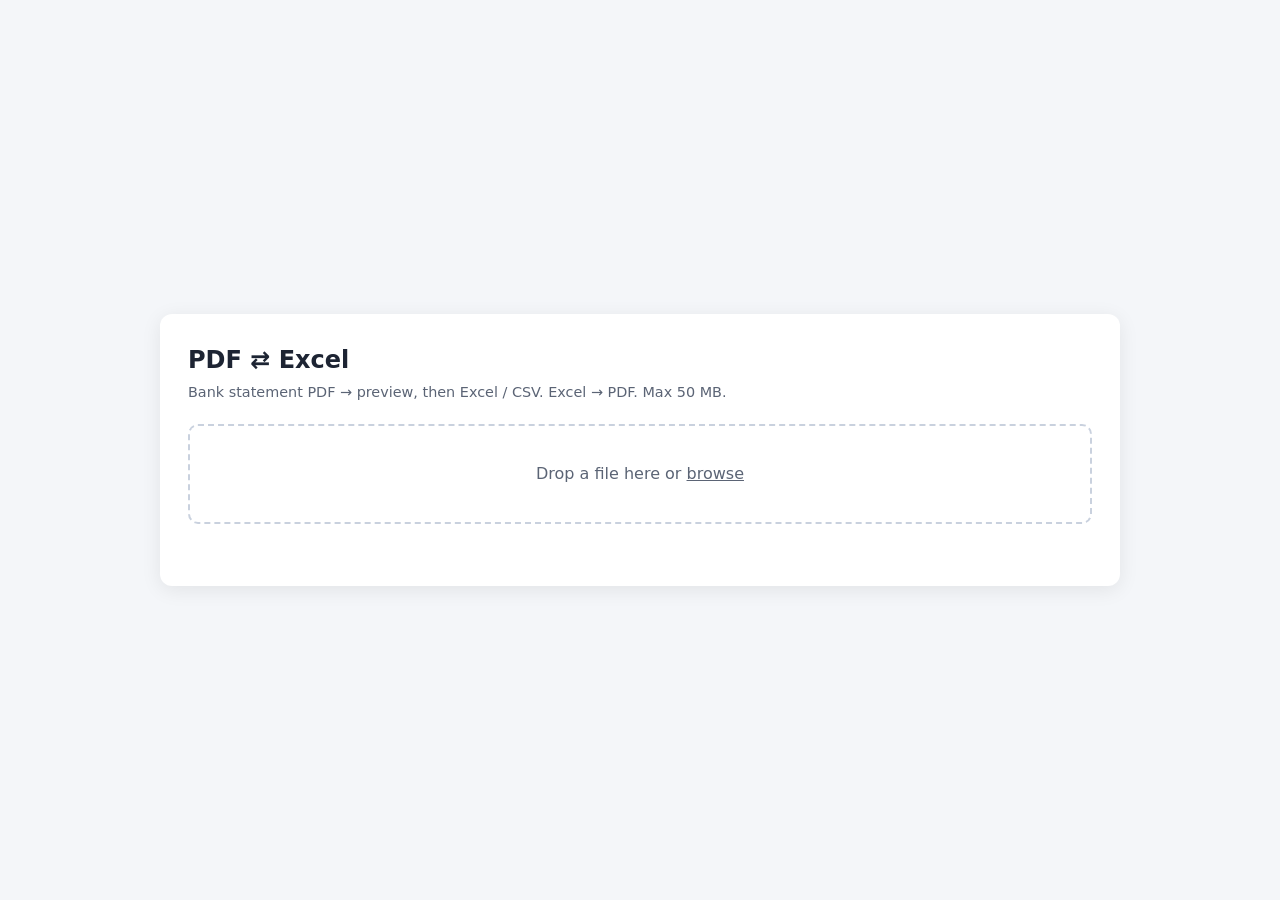
<file: index.html>
<!doctype html>
<html lang="en">
<head>
  <meta charset="utf-8">
  <meta name="viewport" content="width=device-width, initial-scale=1">
  <title>PDF ⇄ Excel</title>
  <link rel="stylesheet" href="style.css">
</head>
<body>
  <main>
    <h1>PDF ⇄ Excel</h1>
    <p class="hint">Bank statement PDF → preview, then Excel / CSV. Excel → PDF. Max 50 MB.</p>

    <label id="drop" for="file">
      <input id="file" type="file" accept=".pdf,.xlsx,.xlsm">
      <span id="drop-text">Drop a file here or <u>browse</u></span>
    </label>

    <div id="actions"></div>
    <p id="status" role="status" aria-live="polite"></p>

    <section id="preview" hidden>
      <dl id="summary"></dl>
      <p id="check"></p>
      <div class="scroll"><table id="rows"></table></div>
    </section>
  </main>
  <script src="app.js"></script>
</body>
</html>
</file>
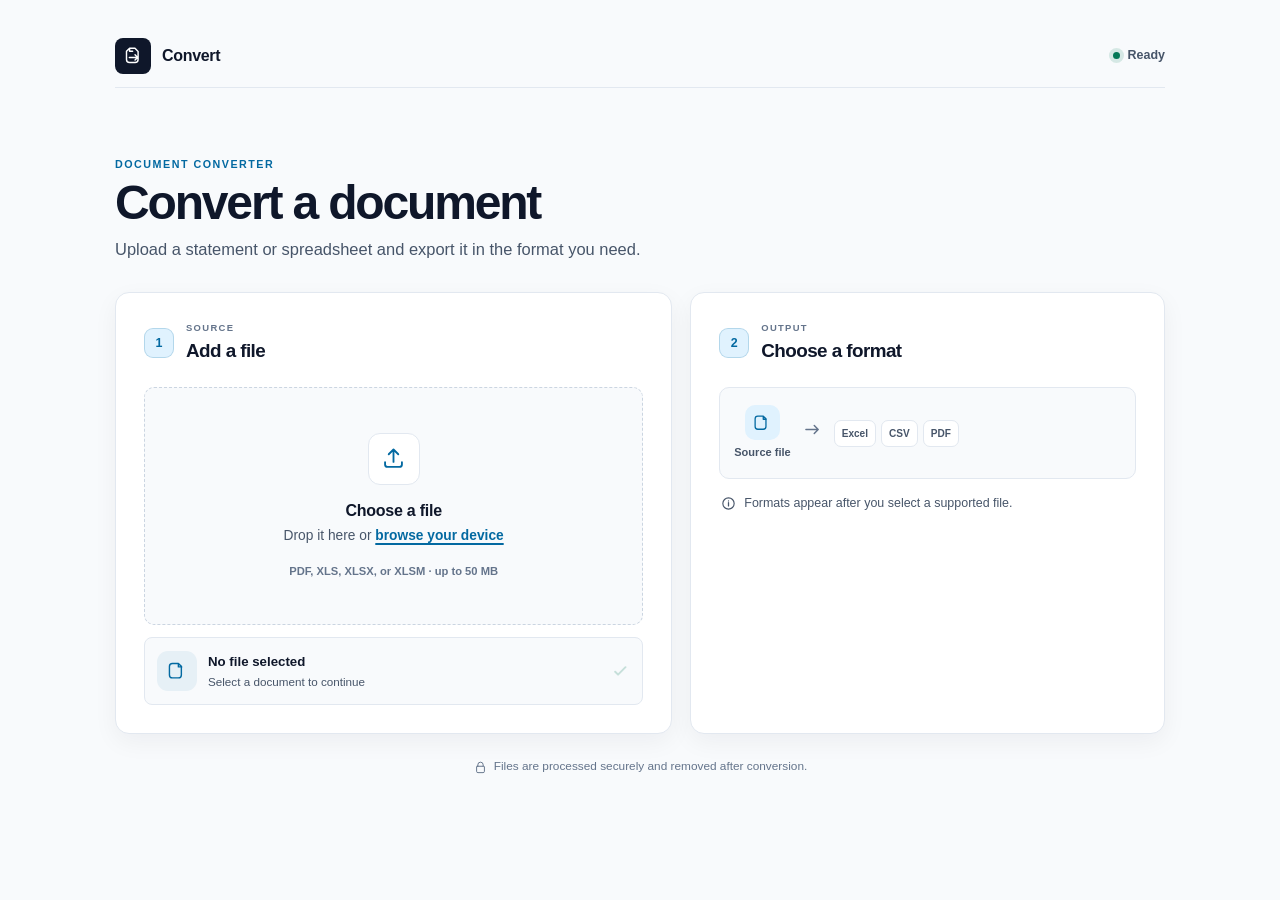
<file: web/index.html>
<!doctype html>
<html lang="en">
<head>
  <meta charset="utf-8">
  <meta name="viewport" content="width=device-width, initial-scale=1">
  <meta name="theme-color" content="#edf2f8">
  <title>Convert — Document converter</title>
  <link rel="stylesheet" href="style.css?v=redesign-1">
</head>
<body>
  <main class="app" aria-labelledby="page-title">
    <header class="app-bar">
      <div class="brand">
        <span class="brand-icon" aria-hidden="true"><svg viewBox="0 0 24 24"><path d="M7.5 3.75h6.2l3.55 3.55v9.2a3.5 3.5 0 0 1-3.5 3.5H7.5A3.5 3.5 0 0 1 4 16.5V7.25l3.5-3.5Zm0 0v3.5H11m-3.75 7h9.5m-3-3 3 3-3 3" fill="none" stroke="currentColor" stroke-linecap="round" stroke-linejoin="round" stroke-width="1.65"/></svg></span>
        <span>Convert</span>
      </div>
      <div class="session-state"><span aria-hidden="true"></span>Ready</div>
    </header>

    <section class="page-heading">
      <p class="section-label">DOCUMENT CONVERTER</p>
      <h1 id="page-title">Convert a document</h1>
      <p>Upload a statement or spreadsheet and export it in the format you need.</p>
    </section>

    <section class="workflow" aria-label="Conversion workflow">
      <section class="workflow-card source-card" aria-labelledby="source-title">
        <header class="card-heading">
          <span class="step">1</span>
          <div><p class="section-label">SOURCE</p><h2 id="source-title">Add a file</h2></div>
        </header>

        <label id="drop" for="file">
          <input id="file" type="file" accept=".pdf,.xls,.xlsx,.xlsm">
          <span class="upload-icon" aria-hidden="true"><svg viewBox="0 0 24 24"><path d="M12 15V4m0 0L7.75 8.25M12 4l4.25 4.25M4.5 15.25v2.1a2.15 2.15 0 0 0 2.15 2.15h10.7a2.15 2.15 0 0 0 2.15-2.15v-2.1" fill="none" stroke="currentColor" stroke-linecap="round" stroke-linejoin="round" stroke-width="1.65"/></svg></span>
          <span id="drop-text" class="drop-title">Choose a file</span>
          <span class="drop-description">Drop it here or <u>browse your device</u></span>
          <span class="drop-supported">PDF, XLS, XLSX, or XLSM &middot; up to 50 MB</span>
        </label>

        <div id="file-state" class="file-state" aria-live="polite">
          <span class="file-icon" aria-hidden="true"><svg viewBox="0 0 24 24"><path d="M7 3.75h6.55l3.2 3.2v9.3a3.25 3.25 0 0 1-3.25 3.25H7a3.25 3.25 0 0 1-3.25-3.25V7A3.25 3.25 0 0 1 7 3.75Zm6.5.1V7.5h3.65" fill="none" stroke="currentColor" stroke-linecap="round" stroke-linejoin="round" stroke-width="1.55"/></svg></span>
          <span class="file-copy"><strong id="file-name">No file selected</strong><small id="file-detail">Select a document to continue</small></span>
          <span class="file-check" aria-hidden="true"><svg viewBox="0 0 16 16"><path d="m3 8.25 2.7 2.7 7-7" fill="none" stroke="currentColor" stroke-linecap="round" stroke-linejoin="round" stroke-width="1.8"/></svg></span>
        </div>
      </section>

      <section class="workflow-card output-card" aria-labelledby="output-title">
        <header class="card-heading">
          <span class="step">2</span>
          <div><p class="section-label">OUTPUT</p><h2 id="output-title">Choose a format</h2></div>
        </header>

        <div class="format-flow" aria-label="Available formats">
          <div class="format-source"><span class="document-glyph" aria-hidden="true"><svg viewBox="0 0 24 24"><path d="M7 3.75h6.55l3.2 3.2v9.3a3.25 3.25 0 0 1-3.25 3.25H7a3.25 3.25 0 0 1-3.25-3.25V7A3.25 3.25 0 0 1 7 3.75Zm6.5.1V7.5h3.65" fill="none" stroke="currentColor" stroke-linecap="round" stroke-linejoin="round" stroke-width="1.55"/></svg></span><span>Source file</span></div>
          <span class="flow-arrow" aria-hidden="true"><svg viewBox="0 0 24 24"><path d="M4.5 12h14m-4.5-4.5L18.5 12 14 16.5" fill="none" stroke="currentColor" stroke-linecap="round" stroke-linejoin="round" stroke-width="1.7"/></svg></span>
          <div class="format-options"><span>Excel</span><span>CSV</span><span>PDF</span></div>
        </div>

        <div class="output-helper"><span aria-hidden="true"><svg viewBox="0 0 24 24"><circle cx="12" cy="12" r="8" fill="none" stroke="currentColor" stroke-width="1.6"/><path d="M12 10.75v4.75m0-7.15v.05" fill="none" stroke="currentColor" stroke-linecap="round" stroke-width="1.8"/></svg></span><p id="conversion-hint">Formats appear after you select a supported file.</p></div>
        <p id="status" role="status" aria-live="polite"></p>
        <div id="spreadsheet-actions" hidden></div>
      </section>
    </section>

    <section id="preview" hidden aria-labelledby="preview-title" aria-busy="false">
      <header class="preview-heading">
        <div><p class="section-label">PARSED STATEMENT</p><h2 id="preview-title">Statement preview</h2></div>
        <div id="actions" aria-label="Export statement" aria-busy="false"></div>
      </header>
      <p id="preview-message" role="status" aria-live="polite"></p>
      <dl id="summary"></dl>
      <p id="check"></p>
      <p id="balance-note"></p>
      <div class="scroll" tabindex="0" aria-label="Statement transactions"><table id="rows"><caption class="sr-only">Parsed transactions: date, description, amount, and balance</caption></table></div>
    </section>

    <footer><span aria-hidden="true"><svg viewBox="0 0 24 24"><path d="M7.75 10V7.75a4.25 4.25 0 1 1 8.5 0V10m-9.5 0h10.5a1 1 0 0 1 1 1v7.1a2.1 2.1 0 0 1-2.1 2.1H7.85a2.1 2.1 0 0 1-2.1-2.1V11a1 1 0 0 1 1-1Z" fill="none" stroke="currentColor" stroke-linecap="round" stroke-linejoin="round" stroke-width="1.55"/></svg></span> Files are processed securely and removed after conversion.</footer>
  </main>
  <script src="app.js?v=preview-2"></script>
</body>
</html>
</file>
<file: style.css>
:root {
  --bg: #f4f6f9; --card: #fff; --text: #1d2433; --muted: #5b6475;
  --accent: #2f6fde; --border: #c9d1de; --error: #c0362c; --ok: #1f7a3d; --head: #e8edf5;
}
@media (prefers-color-scheme: dark) {
  :root { --bg: #14171d; --card: #1d222b; --text: #e6e9ef; --muted: #9aa3b2;
          --accent: #5b8ff0; --border: #39414f; --error: #ef6b60; --ok: #5cc47f; --head: #262c37; }
}
* { box-sizing: border-box; }
body {
  margin: 0; min-height: 100vh; display: grid; place-items: center; padding: 16px;
  background: var(--bg); color: var(--text); font: 16px/1.5 system-ui, sans-serif;
}
main {
  width: 100%; max-width: 960px; background: var(--card); padding: 28px;
  border-radius: 12px; box-shadow: 0 4px 20px rgb(0 0 0 / .08);
}
h1 { margin: 0 0 4px; font-size: 1.5rem; }
.hint { margin: 0 0 20px; color: var(--muted); font-size: .9rem; }

#drop {
  display: block; padding: 36px 16px; text-align: center; cursor: pointer;
  border: 2px dashed var(--border); border-radius: 10px; color: var(--muted);
  transition: border-color .15s, background .15s; word-break: break-all;
}
#drop:hover, #drop.over, #drop:focus-within { border-color: var(--accent); color: var(--text); }
#drop input { position: absolute; opacity: 0; width: 1px; height: 1px; }

button {
  width: 100%; margin-top: 16px; padding: 12px; border: 0; border-radius: 8px;
  background: var(--accent); color: #fff; font: inherit; font-weight: 600; cursor: pointer;
}
button:disabled { opacity: .5; cursor: not-allowed; }
button:focus-visible { outline: 3px solid var(--text); outline-offset: 2px; }

#actions { display: flex; gap: 8px; flex-wrap: wrap; }
#actions button { flex: 1 1 120px; }

#status { min-height: 1.5em; margin: 12px 0 0; font-size: .9rem; }
.error { color: var(--error); }
.ok { color: var(--ok); }

#summary { display: grid; grid-template-columns: max-content 1fr; gap: 2px 16px; margin: 8px 0; font-size: .9rem; }
#summary dt { color: var(--muted); }
#summary dd { margin: 0; font-variant-numeric: tabular-nums; }
#check { font-size: .9rem; font-weight: 600; }
.scroll { max-height: 60vh; overflow: auto; border: 1px solid var(--border); border-radius: 8px; }
#rows { width: 100%; border-collapse: collapse; font-size: .85rem; }
#rows th { position: sticky; top: 0; background: var(--head); text-align: left; }
#rows th, #rows td { padding: 6px 10px; border-bottom: 1px solid var(--border); vertical-align: top; }
#rows .num { text-align: right; white-space: nowrap; font-variant-numeric: tabular-nums; }
#rows .neg { color: var(--error); }
</file>
<file: web/style.css>
:root {
  color-scheme: light dark;
  --canvas: #f8fafc;
  --canvas-strong: #f1f5f9;
  --surface: #ffffff;
  --surface-soft: #f8fafc;
  --ink: #0f172a;
  --muted: #475569;
  --muted-light: #64748b;
  --line: #e2e8f0;
  --line-strong: #cbd5e1;
  --blue: #0369a1;
  --blue-dark: #075985;
  --blue-soft: #e0f2fe;
  --green: #047857;
  --danger: #dc2626;
  --radius-xl: 14px;
  --radius-lg: 10px;
  --radius-md: 8px;
  --shadow: 0 8px 24px rgb(15 23 42 / 5%);
  --ease: cubic-bezier(.2, .7, .2, 1);
}

@media (prefers-color-scheme: dark) {
  :root {
    --canvas: #0f172a;
    --canvas-strong: #111c31;
    --surface: #172033;
    --surface-soft: #1d293d;
    --ink: #f8fafc;
    --muted: #cbd5e1;
    --muted-light: #94a3b8;
    --line: #334155;
    --line-strong: #475569;
    --blue: #38bdf8;
    --blue-dark: #7dd3fc;
    --blue-soft: #123b57;
    --green: #34d399;
    --danger: #f87171;
    --shadow: 0 8px 24px rgb(0 0 0 / 20%);
  }
  .brand-icon { background: var(--blue); }
}

* { box-sizing: border-box; }
html { min-width: 320px; background: var(--canvas); }
body {
  min-height: 100dvh;
  margin: 0;
  padding: 24px 16px 32px;
  overflow-x: hidden;
  color: var(--ink);
  font: 16px/1.5 Inter, ui-sans-serif, -apple-system, BlinkMacSystemFont, "Segoe UI", sans-serif;
  -webkit-font-smoothing: antialiased;
  text-rendering: optimizeLegibility;
  background: var(--canvas);
}
.app { width: min(100%, 1050px); margin: 0 auto; }
.app-bar { display: flex; align-items: center; justify-content: space-between; min-height: 64px; padding: 10px 0; border-bottom: 1px solid var(--line); }
.brand, .session-state, .card-heading, .file-state, .format-flow, .output-helper, footer { display: flex; align-items: center; }
.brand { gap: 11px; font-size: 1rem; font-weight: 750; letter-spacing: -.02em; }
.brand-icon { display: grid; width: 36px; height: 36px; place-items: center; color: #fff; border-radius: 8px; background: #0f172a; }
.brand-icon svg { width: 21px; height: 21px; }
.session-state { gap: 8px; color: var(--muted); font-size: .78rem; font-weight: 650; }
.session-state span { width: 7px; height: 7px; border-radius: 50%; background: var(--green); box-shadow: 0 0 0 4px color-mix(in srgb, var(--green) 14%, transparent); }
.page-heading { padding: clamp(48px, 7vw, 68px) 0 30px; }
.section-label { margin: 0 0 6px; color: var(--blue); font-size: .67rem; font-weight: 800; letter-spacing: .14em; }
h1, h2, p { margin-top: 0; }
h1 { margin-bottom: 9px; font-size: clamp(2rem, 4vw, 3rem); letter-spacing: -.045em; line-height: 1.04; }
.page-heading > p:last-child { max-width: 560px; margin: 0; color: var(--muted); font-size: 1.03rem; }
.workflow { display: grid; grid-template-columns: minmax(0, 1.08fr) minmax(320px, .92fr); gap: 18px; }
.workflow-card, #preview { min-width: 0; padding: clamp(20px, 3vw, 28px); border: 1px solid var(--line); border-radius: var(--radius-xl); background: var(--surface); box-shadow: var(--shadow); }
.card-heading { gap: 12px; margin-bottom: 22px; }
.step { display: grid; width: 30px; height: 30px; flex: 0 0 30px; place-items: center; color: var(--blue); border: 1px solid color-mix(in srgb, var(--blue) 20%, transparent); border-radius: 9px; background: var(--blue-soft); font-size: .78rem; font-weight: 800; }
.card-heading .section-label { margin-bottom: 2px; color: var(--muted-light); font-size: .59rem; }
h2 { margin: 0; font-size: 1.18rem; letter-spacing: -.03em; }
#drop { position: relative; display: grid; min-height: 238px; place-content: center; justify-items: center; padding: 24px 18px; overflow: hidden; border: 1px dashed var(--line-strong); border-radius: var(--radius-lg); background: var(--surface-soft); cursor: pointer; text-align: center; transition: border-color 180ms var(--ease), background 180ms var(--ease); }
#drop::before { display: none; }
#drop:hover, #drop.over, #drop:focus-within { border-color: var(--blue); background: var(--blue-soft); }
#drop input { position: absolute; width: 1px; height: 1px; opacity: 0; }
.upload-icon { position: relative; display: grid; width: 52px; height: 52px; margin-bottom: 14px; place-items: center; color: var(--blue); border: 1px solid var(--line); border-radius: 12px; background: var(--surface); transition: color 180ms var(--ease); }
.upload-icon svg { width: 27px; height: 27px; }
#drop:hover .upload-icon, #drop.over .upload-icon { color: var(--blue-dark); }
.drop-title, .drop-description, .drop-supported { position: relative; }
.drop-title { font-size: 1rem; font-weight: 750; letter-spacing: -.015em; }
.drop-description { margin-top: 3px; color: var(--muted); font-size: .86rem; }
.drop-description u { color: var(--blue); font-weight: 700; text-decoration-thickness: 1.5px; text-underline-offset: 3px; }
.drop-supported { margin-top: 16px; color: var(--muted-light); font-size: .7rem; font-weight: 650; }
.file-state { gap: 11px; min-height: 68px; margin-top: 12px; padding: 10px 12px; border: 1px solid var(--line); border-radius: var(--radius-md); background: var(--surface-soft); transition: border-color 180ms var(--ease), background 180ms var(--ease); }
.file-state.has-file { border-color: color-mix(in srgb, var(--blue) 38%, var(--line)); background: var(--blue-soft); }
.file-icon { display: grid; width: 40px; height: 40px; flex: 0 0 40px; place-items: center; color: var(--blue); border-radius: 11px; background: color-mix(in srgb, var(--blue) 10%, var(--surface)); }
.file-icon svg { width: 22px; height: 22px; }
.file-copy { display: grid; min-width: 0; gap: 1px; }
.file-copy strong { overflow: hidden; font-size: .83rem; text-overflow: ellipsis; white-space: nowrap; }
.file-copy small { color: var(--muted); font-size: .73rem; }
.file-check { display: grid; width: 20px; height: 20px; margin-left: auto; place-items: center; color: var(--green); opacity: .2; }
.file-check svg { width: 17px; height: 17px; }
.file-state.has-file .file-check { opacity: 1; }
.output-card { display: flex; flex-direction: column; }
.format-flow { gap: 11px; min-height: 92px; padding: 14px; border: 1px solid var(--line); border-radius: var(--radius-lg); background: var(--surface-soft); }
.format-source { display: grid; justify-items: center; gap: 4px; color: var(--muted); font-size: .69rem; font-weight: 650; white-space: nowrap; }
.document-glyph { display: grid; width: 35px; height: 35px; place-items: center; color: var(--blue); border-radius: 10px; background: var(--blue-soft); }
.document-glyph svg { width: 20px; height: 20px; }
.flow-arrow { color: var(--muted-light); }
.flow-arrow svg { width: 21px; height: 21px; }
.format-options { display: flex; gap: 5px; flex-wrap: wrap; align-content: center; }
.format-options span { padding: 5px 7px; color: var(--muted); border: 1px solid var(--line); border-radius: 7px; background: var(--surface); font-size: .63rem; font-weight: 750; }
.output-helper { gap: 7px; margin-top: 15px; color: var(--muted); font-size: .78rem; }
.output-helper > span { display: grid; width: 18px; height: 18px; flex: 0 0 18px; place-items: center; }
.output-helper svg { width: 17px; height: 17px; }
.output-helper p { margin: 0; }
#actions { display: flex; gap: 8px; flex-wrap: wrap; }
#actions button { margin-top: 0; flex: 0 1 auto; }
button { min-height: 44px; flex: 1 1 130px; margin-top: 15px; padding: 10px 15px; color: #fff; border: 0; border-radius: 8px; background: var(--blue); cursor: pointer; font: inherit; font-size: .84rem; font-weight: 700; transition: background 160ms var(--ease), opacity 160ms ease; }
button:hover:not(:disabled) { background: var(--blue-dark); }
button:active:not(:disabled) { transform: scale(.985); }
button:disabled { cursor: wait; opacity: .5; }
#status { min-height: 1.45em; margin: 10px 1px 0; color: var(--muted); font-size: .77rem; }
.error { color: var(--danger) !important; font-weight: 650; }
.ok { color: var(--green); }
#preview { margin-top: 18px; scroll-margin-top: 20px; }
.preview-heading { display: flex; align-items: center; justify-content: space-between; gap: 16px; flex-wrap: wrap; margin-bottom: 20px; }
#preview-message:empty { display: none; }
#preview-message { color: var(--muted); }
.is-loading #summary, .is-loading #check, .is-loading .scroll { display: none; }
.is-loading #preview-message::before { content: ""; display: inline-block; width: 14px; height: 14px; margin-right: 9px; vertical-align: -2px; border: 2px solid var(--line); border-top-color: var(--blue); border-radius: 50%; animation: spin .8s linear infinite; }
@keyframes spin { to { transform: rotate(360deg); } }
.sr-only { position: absolute; width: 1px; height: 1px; padding: 0; margin: -1px; overflow: hidden; clip-path: inset(50%); white-space: nowrap; border: 0; }
#summary { display: grid; grid-template-columns: max-content 1fr; gap: 4px 18px; margin: 0 0 14px; font-size: .88rem; }
#summary dt { color: var(--muted); }
#summary dd { margin: 0; font-weight: 650; font-variant-numeric: tabular-nums; overflow-wrap: anywhere; }
#check { font-weight: 700; }
#balance-note { color: var(--muted); font-size: .8rem; }
#balance-note:empty { display: none; }
.scroll { max-height: 56vh; overflow: auto; border: 1px solid var(--line); border-radius: 10px; }
#rows { width: 100%; min-width: 620px; border-collapse: collapse; table-layout: fixed; font-size: .84rem; }
#rows th:first-child { width: 8%; }
#rows th:nth-child(2) { width: 66%; }
#rows th:nth-child(3), #rows th:nth-child(4) { width: 13%; }
#rows .description { white-space: normal; overflow-wrap: anywhere; }
#rows .date { white-space: nowrap; }
#rows th { position: sticky; top: 0; color: var(--muted); background: var(--surface-soft); text-align: left; font-size: .72rem; letter-spacing: .02em; text-transform: uppercase; }
#rows th, #rows td { padding: 10px 11px; border-bottom: 1px solid var(--line); vertical-align: top; }
#rows .num { text-align: right; white-space: nowrap; font-variant-numeric: tabular-nums; }
#rows .neg { color: var(--danger); }
footer { justify-content: center; gap: 6px; padding: 24px 12px 0; color: var(--muted-light); font-size: .74rem; text-align: center; }
footer span { display: grid; width: 15px; height: 15px; place-items: center; }
footer svg { width: 15px; height: 15px; }
button:focus-visible, #drop:focus-within { outline: 3px solid color-mix(in srgb, var(--blue) 58%, transparent); outline-offset: 3px; }
@media (max-width: 740px) { .workflow { grid-template-columns: 1fr; } .output-card { min-height: 300px; } }
@media (max-width: 460px) { body { padding: 12px 12px 24px; } .app-bar { min-height: 58px; } .brand-icon { width: 36px; height: 36px; } .page-heading { padding-top: 48px; } h1 { font-size: 2.3rem; } .workflow-card, #preview { padding: 18px; border-radius: 16px; } #drop { min-height: 245px; } }
@media (prefers-reduced-motion: reduce) { *, *::before, *::after { scroll-behavior: auto !important; transition-duration: .01ms !important; animation-duration: .01ms !important; } }
</file>
